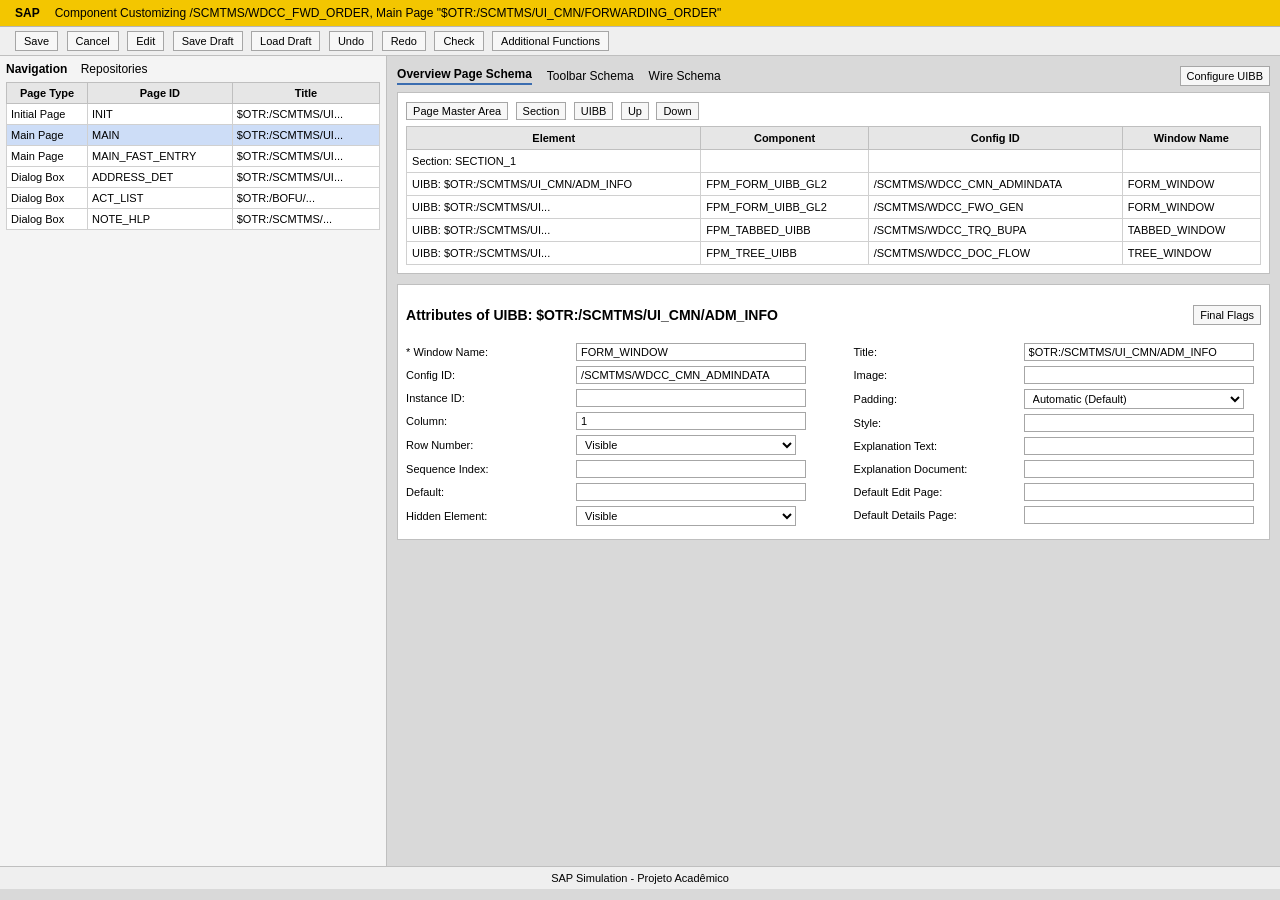
<file: tela1.html>
<!DOCTYPE html>
    <html lang="pt-br">
    <head>
        <meta charset="UTF-8">
        <title>SAP - Component Customizing</title>
        <link rel="stylesheet" href="style.css">
    </head>
    <body>
        <header class="sap_topo">
            <div class="sap_logo">SAP</div>
            <div class="sap_titulo">
            Component Customizing /SCMTMS/WDCC_FWD_ORDER, Main Page "$OTR:/SCMTMS/UI_CMN/FORWARDING_ORDER"
            </div>
        </header>
        <nav class="sap_barra_acoes">
            <button class="sap_botao">Save</button>
            <button class="sap_botao">Cancel</button>
            <button class="sap_botao">Edit</button>
            <button class="sap_botao">Save Draft</button>
            <button class="sap_botao">Load Draft</button>
            <button class="sap_botao">Undo</button>
            <button class="sap_botao">Redo</button>
            <button class="sap_botao">Check</button>
            <button class="sap_botao">Additional Functions</button>
        </nav>
        <main class="sap_container">
            <aside class="sap_menu_lateral">
                <div class="sap_abas_lateral">
                    <span class="sap_aba_ativa">Navigation</span>
                    <span class="sap_aba">Repositories</span>
                </div>
                <table class="sap_tabela_lateral">
                    <thead>
                        <tr>
                            <th>Page Type</th>
                            <th>Page ID</th>
                            <th>Title</th>
                        </tr>
                    </thead>
                    <tbody>
                        <tr>
                            <td>Initial Page</td>
                            <td>INIT</td>
                            <td>$OTR:/SCMTMS/UI...</td>
                        </tr>
                        <tr class="sap_linha_selecionada">
                            <td>Main Page</td>
                            <td>MAIN</td>
                            <td>$OTR:/SCMTMS/UI...</td>
                        </tr>
                        <tr>
                            <td>Main Page</td>
                            <td>MAIN_FAST_ENTRY</td>
                            <td>$OTR:/SCMTMS/UI...</td>
                        </tr>
                        <tr>
                            <td>Dialog Box</td>
                            <td>ADDRESS_DET</td>
                            <td>$OTR:/SCMTMS/UI...</td>
                        </tr>
                        <tr>
                            <td>Dialog Box</td>
                            <td>ACT_LIST</td>
                            <td>$OTR:/BOFU/...</td>
                        </tr>
                        <tr>
                            <td>Dialog Box</td>
                            <td>NOTE_HLP</td>
                            <td>$OTR:/SCMTMS/...</td>
                        </tr>
                    </tbody>
                </table>
            </aside>
            <section class="sap_conteudo">
                <div class="sap_sub_abas">
                    <span class="sap_sub_ativa">Overview Page Schema</span>
                    <span class="sap_sub">Toolbar Schema</span>
                    <span class="sap_sub">Wire Schema</span>
                    <button class="sap_configure">Configure UIBB</button>
                </div>
            <div class="sap_painel">

            <div class="sap_botoes_superiores">
                <button class="sap_botao_pequeno">Page Master Area</button>
                <button class="sap_botao_pequeno">Section</button>
                <button class="sap_botao_pequeno">UIBB</button>
                <button class="sap_botao_pequeno">Up</button>
                <button class="sap_botao_pequeno">Down</button>
            </div>

            <table class="sap_tabela">
                <thead>
                    <tr>
                        <th>Element</th>
                        <th>Component</th>
                        <th>Config ID</th>
                        <th>Window Name</th>
                    </tr>
                </thead>
                <tbody>
                    <tr>
                        <td>Section: SECTION_1</td>
                        <td></td>
                        <td></td>
                        <td></td>
                    </tr>
                    <tr>
                        <td>UIBB: $OTR:/SCMTMS/UI_CMN/ADM_INFO</td>
                        <td>FPM_FORM_UIBB_GL2</td>
                        <td>/SCMTMS/WDCC_CMN_ADMINDATA</td>
                        <td>FORM_WINDOW</td>
                    </tr>
                    <tr>
                        <td>UIBB: $OTR:/SCMTMS/UI...</td>
                        <td>FPM_FORM_UIBB_GL2</td>
                        <td>/SCMTMS/WDCC_FWO_GEN</td>
                        <td>FORM_WINDOW</td>
                    </tr>
                    <tr>
                        <td>UIBB: $OTR:/SCMTMS/UI...</td>
                        <td>FPM_TABBED_UIBB</td>
                        <td>/SCMTMS/WDCC_TRQ_BUPA</td>
                        <td>TABBED_WINDOW</td>
                    </tr>
                    <tr>
                        <td>UIBB: $OTR:/SCMTMS/UI...</td>
                        <td>FPM_TREE_UIBB</td>
                        <td>/SCMTMS/WDCC_DOC_FLOW</td>
                        <td>TREE_WINDOW</td>
                    </tr>
                </tbody>
            </table>
            </div>
            <div class="sap_painel">

            <div class="sap_attr_topo">
            <h3>Attributes of UIBB: $OTR:/SCMTMS/UI_CMN/ADM_INFO</h3>
            <button class="sap_final_flags">Final Flags</button>
            </div>
            <div class="sap_form_grid">
            <div class="sap_coluna">
            <div class="sap_linha_form">
                <label>* Window Name:</label>
                <input type="text" value="FORM_WINDOW">
            </div>

            <div class="sap_linha_form">
            <label>Config ID:</label>
            <input type="text" value="/SCMTMS/WDCC_CMN_ADMINDATA">
            </div>

            <div class="sap_linha_form">
            <label>Instance ID:</label>
            <input type="text">
            </div>

            <div class="sap_linha_form">
            <label>Column:</label>
            <input type="text" value="1">
            </div>

            <div class="sap_linha_form">
            <label>Row Number:</label>
            <select>
            <option>Visible</option>
            <option>Hidden and Excluded from Event Loop</option>
            <option>Hidden but Processed in Event Loop (Technical)</option>
            </select>
            </div>

            <div class="sap_linha_form">
            <label>Sequence Index:</label>
            <input type="text">
            </div>

            <div class="sap_linha_form">
            <label>Default:</label>
            <input type="text">
            </div>

            <div class="sap_linha_form">
            <label>Hidden Element:</label>
            <select>
            <option>Visible</option>
            <option>Hidden</option>
            </select>
            </div>

            </div>

            <div class="sap_coluna">

            <div class="sap_linha_form">
            <label>Title:</label>
            <input type="text" value="$OTR:/SCMTMS/UI_CMN/ADM_INFO">
            </div>

            <div class="sap_linha_form">
            <label>Image:</label>
            <input type="text">
            </div>

                        <div class="sap_linha_form">
                            <label>Padding:</label>
                            <select>
                                <option>Automatic (Default)</option>
                            </select>
                        </div>

                        <div class="sap_linha_form">
                            <label>Style:</label>
                            <input type="text">
                        </div>

                        <div class="sap_linha_form">
                            <label>Explanation Text:</label>
                            <input type="text">
                        </div>

                        <div class="sap_linha_form">
                            <label>Explanation Document:</label>
                            <input type="text">
                        </div>

                        <div class="sap_linha_form">
                            <label>Default Edit Page:</label>
                            <input type="text">
                        </div>

                        <div class="sap_linha_form">
                            <label>Default Details Page:</label>
                            <input type="text">
                        </div>
                    </div>
                </div>
            </div>
            </section>
        </main>
        <footer class="sap_rodape">
            SAP Simulation - Projeto Acadêmico
        </footer>
    </body>
</html>
</file>
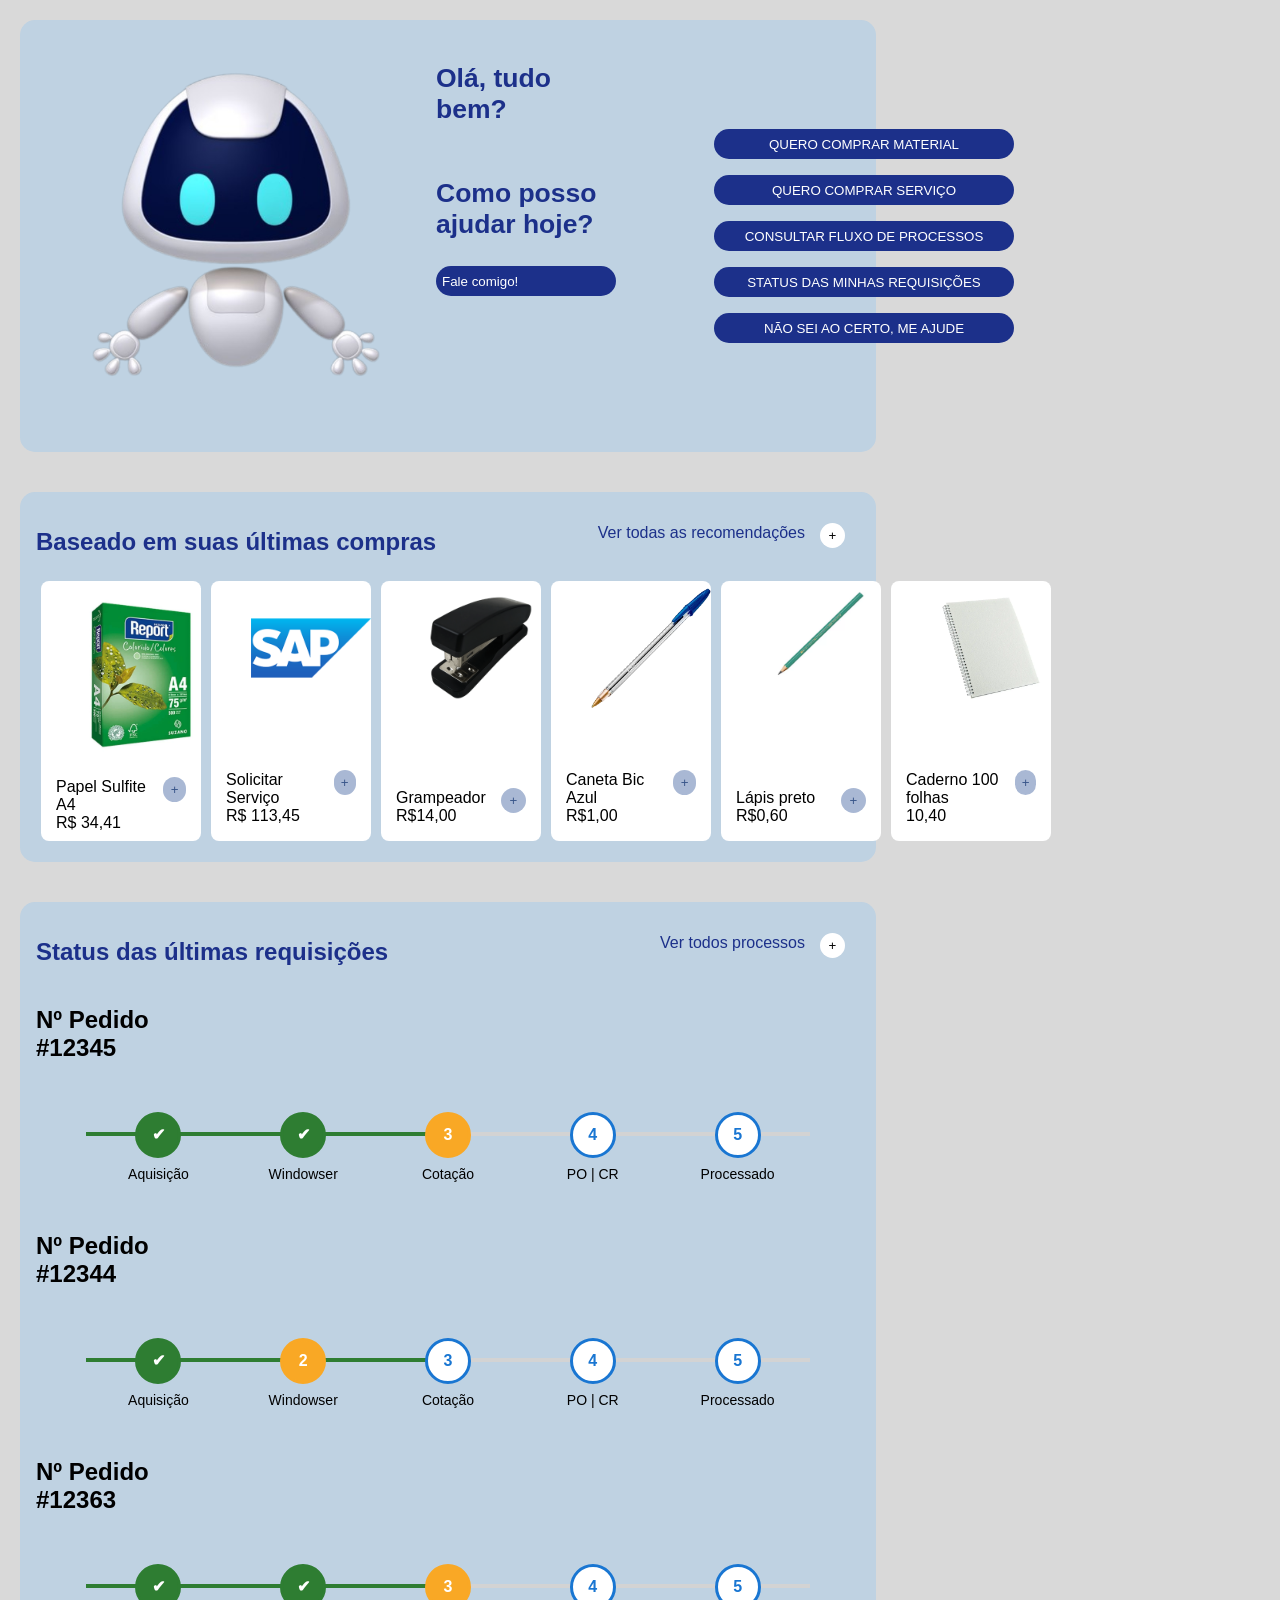
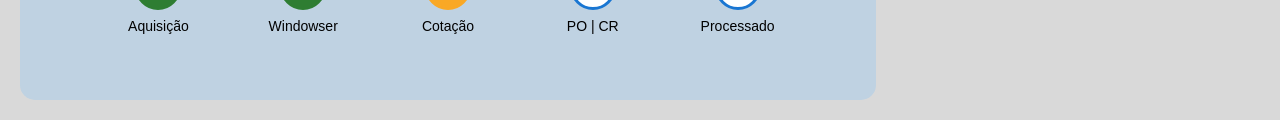
<file: tela2.html>
<!DOCTYPE html>
 <html lang="pt-br">
 <head>
    <meta charset="UTF-8">
    <meta name="viewport" content="width=device-width, initial-scale=1.0">
    <link rel="stylesheet" href="style.css">
    <title>SAP</title>
 </head>
 <body>
    <header>

    </header>
    <main class="tela_geral">
        <section class="area_principal">
            <section class="primera_section">
                <div class="mensagem_inicial">
                    <img class="foto_robo" src="assets/foto_robozinho.png" alt="Foto robozinho">
                    <div class="texto_inicial">
                        <h1>Olá, tudo bem?</h1>
                        <h1>Como posso <br>ajudar hoje?</h1>
                        <button class="botao_mensagem_inicial">Fale comigo!</button>
                    </div>
                </div>
                <div class="acoes_inicial">
                    <button class="botao_acao_inicial">QUERO COMPRAR MATERIAL</button>
                    <button class="botao_acao_inicial">QUERO COMPRAR SERVIÇO</button>
                    <button class="botao_acao_inicial">CONSULTAR FLUXO DE PROCESSOS</button>
                    <button class="botao_acao_inicial">STATUS DAS MINHAS REQUISIÇÕES</button>
                    <button class="botao_acao_inicial">NÃO SEI AO CERTO, ME AJUDE</button>
                </div>
            </section>
            <section class="segunda_section">
                <div class="texto_anuncio">
                    <h2>Baseado em suas últimas compras</h2>
                    <div class="texto_recomendacoes">
                        <p>Ver todas as recomendações</p>
                        <button class="botao_mais">&plus;</button>
                    </div>
                </div>
                <div class="area_de_produtos">
                    <div class="produto">
                        <img class="foto_produto" src="assets/shopping.webp" alt="papel sulfite">
                        <div class="descricao_produto">
                            <p>Papel Sulfite A4 <br>R$ 34,41</p>
                            <button class="botao_carrinho">&plus;</button>
                        </div>
                    </div>
                    <div class="produto">
                        <img class="foto_produto" src="assets/sap logo.png" alt="logo">
                        <div class="descricao_produto">
                            <p>Solicitar Serviço <br>R$ 113,45</p>
                            <button class="botao_carrinho">&plus;</button>
                        </div>
                    </div>
                    <div class="produto">
                        <img class="foto_produto" src="assets/grampeador.png" alt="grampeador">
                        <div class="descricao_produto">
                            <p>Grampeador <br>R$14,00</p>
                            <button class="botao_carrinho">&plus;</button>
                        </div>
                    </div>
                    <div class="produto">
                        <img class="foto_produto" src="assets/caneta.webp" alt="caneta azul">
                        <div class="descricao_produto">
                            <p>Caneta Bic Azul <br>R$1,00</p>
                            <button class="botao_carrinho">&plus;</button>
                        </div>
                    </div>
                    <div class="produto">
                        <img class="foto_produto" src="assets/lapis.jpg" alt="lapis preto">
                        <div class="descricao_produto">
                            <p>Lápis preto <br>R$0,60</p>
                            <button class="botao_carrinho">&plus;</button>
                        </div>
                    </div>
                    <div class="produto">
                        <img class="foto_produto" src="assets/caderno.webp" alt="caderno 100 folhas">
                        <div class="descricao_produto">
                            <p>Caderno 100 folhas <br>10,40</p>
                            <button class="botao_carrinho">&plus;</button>
                        </div>
                    </div>
                </div>
            </section>
            <section class="segunda_section">
                <div class="texto_anuncio">
                    <h2>Status das últimas requisições</h2>
                    <div class="texto_recomendacoes">
                        <p>Ver todos processos</p>
                        <button class="botao_mais">&plus;</button>
                    </div>
                </div>
                <div class="area_de_status">
                    <div class="pedido">
                        <h2>Nº Pedido <br>#12345</h2>
                        <div class="linha_do_tempo">
                            <div class="passo completo">
                                <div class="circulo">✔</div>
                                <span>Aquisição</span>
                            </div>
                            <div class="passo completo">
                                <div class="circulo">✔</div>
                                <span>Windowser</span>
                            </div>
                            <div class="passo current">
                                <div class="circulo">3</div>
                                <span>Cotação</span>
                            </div>
                            <div class="passo">
                                <div class="circulo">4</div>
                                <span>PO | CR</span>
                            </div>
                            <div class="passo">
                                <div class="circulo">5</div>
                                <span>Processado</span>
                            </div>
                        </div>
                    </div>
                    <div class="pedido">
                        <h2>Nº Pedido <br>#12344</h2>
                        <div class="linha_do_tempo">
                            <div class="passo completo">
                                <div class="circulo">✔</div>
                                <span>Aquisição</span>
                            </div>
                            <div class="passo current">
                                <div class="circulo">2</div>
                                <span>Windowser</span>
                            </div>
                            <div class="passo">
                                <div class="circulo">3</div>
                                <span>Cotação</span>
                            </div>
                            <div class="passo">
                                <div class="circulo">4</div>
                                <span>PO | CR</span>
                            </div>
                            <div class="passo">
                                <div class="circulo">5</div>
                                <span>Processado</span>
                            </div>
                        </div>
                    </div>
                    <div class="pedido">
                        <h2>Nº Pedido <br>#12363</h2>
                        <div class="linha_do_tempo">
                            <div class="passo completo">
                                <div class="circulo">✔</div>
                                <span>Aquisição</span>
                            </div>
                            <div class="passo completo">
                                <div class="circulo">✔</div>
                                <span>Windowser</span>
                            </div>
                            <div class="passo current">
                                <div class="circulo">3</div>
                                <span>Cotação</span>
                            </div>
                            <div class="passo">
                                <div class="circulo">4</div>
                                <span>PO | CR</span>
                            </div>
                            <div class="passo">
                                <div class="circulo">5</div>
                                <span>Processado</span>
                            </div>
                        </div>
                    </div>
            </section>
        </section>
        <section class="area_secundaria">
            <section class="section">

            </section>
        </section>
    </main>
    <footer>
    
    </footer>
 </body>
 </html>
</file>
<file: style.css>
body {
    margin: 0;
    background-color: white;
}
.primera_section {
    display: flex;
    flex-direction: row;
    border-radius: 15px;
    margin: 20px;
    padding: 16px;
    background-color: rgb(191, 210, 226);
     font-family:'Gill Sans', 'Gill Sans MT', Calibri, 'Trebuchet MS', sans-serif;
}
.segunda_section {
    border-radius: 15px;
    margin: 20px;
    padding: 16px;
    background-color: rgb(191, 210, 226);
    font-family:'Gill Sans', 'Gill Sans MT', Calibri, 'Trebuchet MS', sans-serif;
}
.tela_geral {
    display: flex;
    flex-direction: row;
}
.area_principal {
    width: 70%;
    display: flex;
    flex-direction: column;
}
.area_secundaria {
    width: 30%;
}
.mensagem_inicial {
    display: flex;
    flex-direction: row;
}
.texto_inicial {
    display: flex;
    flex-direction: column;
    font-size: 17pt;
    color: rgb(28, 48, 138);
}
.foto_robo {
    height: 400px;
}
.botao_mensagem_inicial {
    height: 30px;
    width: 180px;
    border-radius: 50px;
    background-color: rgb(28, 48, 138);
    color: white;
    text-align: start;
    border: none;
}
.acoes_inicial {
    display: flex;
    flex-direction: column;
    justify-content: center;
    margin-left: 90px;
    
}
.botao_acao_inicial {
    height: 30px;
    width: 300px;
    border-radius: 50px;
    margin: 8px;
    background-color: rgb(28, 48, 138);
    color: white;
    text-align: center;
    border: none;
}
.texto_anuncio {
    display: flex;
    flex-direction: row;
    justify-content: space-between;
    color: rgb(28, 48, 138);
}
.texto_recomendacoes {
    display: flex;
    flex-direction: row;
}
.botao_mais {
    width: 25px;
    height: 25px;
    border-radius: 50px;
    margin: 15px;
    background-color: white;
    border: none;
}
.area_de_produtos {
    display: flex;
    flex-direction: row;
}
.produto {
    width: 200px;
    height: 260px;
    border-radius: 8px;
    margin: 5px;
    background-color: white;
    display: flex;
    flex-direction: column;
    justify-content: space-between;
}
.foto_produto {
    width: 120px;
    padding-inline-start: 40px;
    padding-top: 7px;
}
.botao_carrinho {
    width: 25px;
    height: 25px;
    border-radius: 50px;
    margin: 15px;
    background-color: rgb(169, 184, 212);
    color: rgb(57, 86, 138);
    border: none;
}
.descricao_produto {
    margin-inline-start: 15px;
    display: flex;
    flex-direction: row;
    justify-content: space-between;
}
.linha_do_tempo {
    display: flex;
    justify-content: space-between;
    align-items: center;
    position: relative;
    margin: 50px;
}
.linha_do_tempo::before {
    content: "";
    position: absolute;
    top: 20px;
    left: 0;
    width: 100%;
    height: 4px;
    background-color: #d3d3d3;
    z-index: 1;
}
.linha_do_tempo::after {
    content: "";
    position: absolute;
    top: 20px;
    left: 0;
    width: 50%; 
    height: 4px;
    background-color: #2e7d32;
    z-index: 2;
}
.passo {
    position: relative;
    text-align: center;
    z-index: 3;
    flex: 1;
}
.circulo {
    width: 40px;
    height: 40px;
    border-radius: 50%;
    background-color: white;
    border: 3px solid #1976d2;
    display: flex;
    align-items: center;
    justify-content: center;
    margin: 0 auto;
    font-weight: bold;
    color: #1976d2;
}
.passo.completo .circulo {
    background-color: #2e7d32;
    border-color: #2e7d32;
    color: white;
}
.passo.current .circulo {
    background-color: #f9a825;
    border-color: #f9a825;
    color: white;
}
.passo span {
    display: block;
    margin-top: 8px;
    font-size: 14px;
}
body{
margin:0;
background:#d9d9d9;
font-family:Tahoma, Arial, sans-serif;
}

.sap_topo{
background:#f3c600;
padding:6px 15px;
display:flex;
align-items:center;
font-size:12px;
border-bottom:1px solid #b5b5b5;
}

.sap_logo{
font-weight:bold;
margin-right:15px;
}

.sap_barra_acoes{
background:#efefef;
padding:4px 15px;
border-bottom:1px solid #bfbfbf;
}

.sap_botao{
background:#f7f7f7;
border:1px solid #a6a6a6;
padding:3px 8px;
font-size:11px;
margin-right:4px;
}

.sap_container{
display:flex;
height:calc(100vh - 90px);
}

.sap_menu_lateral{
width:30%;
background:#f4f4f4;
border-right:1px solid #bfbfbf;
padding:6px;
overflow:auto;
}

.sap_abas_lateral{
font-size:12px;
margin-bottom:6px;
}

.sap_aba_ativa{
font-weight:bold;
margin-right:10px;
}

.sap_tabela_lateral{
width:100%;
border-collapse:collapse;
font-size:11px;
background:white;
}

.sap_tabela_lateral th{
background:#e6e6e6;
border:1px solid #bfbfbf;
padding:4px;
}

.sap_tabela_lateral td{
border:1px solid #d0d0d0;
padding:4px;
}

.sap_conteudo{
width:70%;
padding:10px;
overflow:auto;
}

.sap_sub_abas{
display:flex;
align-items:center;
gap:15px;
font-size:12px;
margin-bottom:6px;
}

.sap_sub_ativa{
font-weight:bold;
border-bottom:2px solid #3b6db0;
padding-bottom:2px;
}

.sap_configure{
margin-left:auto;
background:#f7f7f7;
border:1px solid #a6a6a6;
padding:3px 6px;
font-size:11px;
}

.sap_painel{
background:white;
border:1px solid #bfbfbf;
margin-bottom:10px;
padding:8px;
}

.sap_botoes_superiores{
margin-bottom:6px;
}

.sap_botao_pequeno{
background:#f7f7f7;
border:1px solid #a6a6a6;
padding:2px 6px;
font-size:11px;
margin-right:3px;
}

.sap_tabela{
width:100%;
border-collapse:collapse;
font-size:11px;
}

.sap_tabela th{
background:#e6e6e6;
border:1px solid #bfbfbf;
padding:5px;
}

.sap_tabela td{
border:1px solid #d0d0d0;
padding:5px;
}

.sap_linha_selecionada{
background:#cdddf7;
}

.sap_attr_topo{
display:flex;
justify-content:space-between;
align-items:center;
font-size:12px;
margin-bottom:6px;
}

.sap_final_flags{
background:#f7f7f7;
border:1px solid #a6a6a6;
padding:3px 6px;
font-size:11px;
}

.sap_form_grid{
display:flex;
gap:40px;
font-size:11px;
}

.sap_coluna{
width:50%;
}

.sap_linha_form{
display:flex;
align-items:center;
margin-bottom:5px;
}

.sap_linha_form label{
width:170px;
}

.sap_linha_form input,
.sap_linha_form select{
border:1px solid #a6a6a6;
padding:2px 4px;
font-size:11px;
width:220px;
background:#ffffff;
}

.sap_rodape{
background:#efefef;
text-align:center;
padding:5px;
font-size:11px;
border-top:1px solid #bfbfbf;
}
</file>
